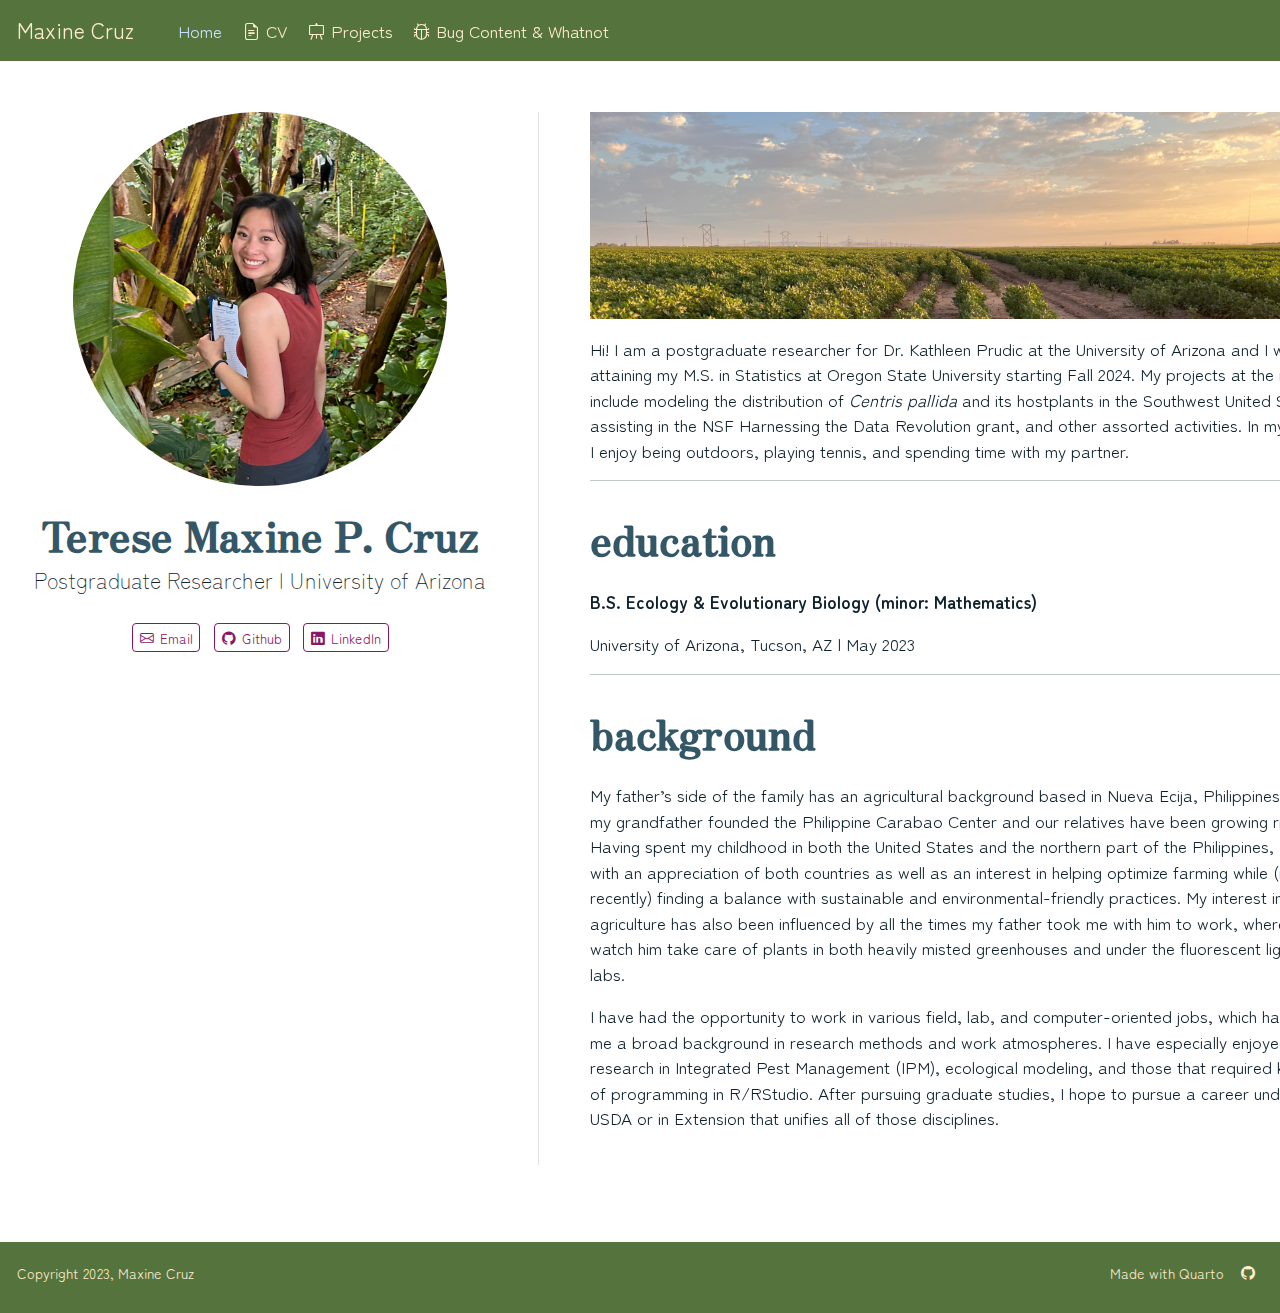
<file: docs/index.html>
<!DOCTYPE html>
<html xmlns="http://www.w3.org/1999/xhtml" lang="en" xml:lang="en"><head>

<meta charset="utf-8">
<meta name="generator" content="quarto-1.3.450">

<meta name="viewport" content="width=device-width, initial-scale=1.0, user-scalable=yes">


<title>Maxine Cruz - Terese Maxine P. Cruz</title>
<style>
code{white-space: pre-wrap;}
span.smallcaps{font-variant: small-caps;}
div.columns{display: flex; gap: min(4vw, 1.5em);}
div.column{flex: auto; overflow-x: auto;}
div.hanging-indent{margin-left: 1.5em; text-indent: -1.5em;}
ul.task-list{list-style: none;}
ul.task-list li input[type="checkbox"] {
  width: 0.8em;
  margin: 0 0.8em 0.2em -1em; /* quarto-specific, see https://github.com/quarto-dev/quarto-cli/issues/4556 */ 
  vertical-align: middle;
}
</style>


<script src="site_libs/quarto-nav/quarto-nav.js"></script>
<script src="site_libs/quarto-nav/headroom.min.js"></script>
<script src="site_libs/clipboard/clipboard.min.js"></script>
<script src="site_libs/quarto-html/quarto.js"></script>
<script src="site_libs/quarto-html/popper.min.js"></script>
<script src="site_libs/quarto-html/tippy.umd.min.js"></script>
<link href="site_libs/quarto-html/tippy.css" rel="stylesheet">
<link href="site_libs/quarto-html/quarto-syntax-highlighting.css" rel="stylesheet" id="quarto-text-highlighting-styles">
<script src="site_libs/bootstrap/bootstrap.min.js"></script>
<link href="site_libs/bootstrap/bootstrap-icons.css" rel="stylesheet">
<link href="site_libs/bootstrap/bootstrap.min.css" rel="stylesheet" id="quarto-bootstrap" data-mode="light">
<script id="quarto-search-options" type="application/json">{
  "language": {
    "search-no-results-text": "No results",
    "search-matching-documents-text": "matching documents",
    "search-copy-link-title": "Copy link to search",
    "search-hide-matches-text": "Hide additional matches",
    "search-more-match-text": "more match in this document",
    "search-more-matches-text": "more matches in this document",
    "search-clear-button-title": "Clear",
    "search-detached-cancel-button-title": "Cancel",
    "search-submit-button-title": "Submit",
    "search-label": "Search"
  }
}</script>


</head>

<body class="nav-fixed">

<div id="quarto-search-results"></div>
  <header id="quarto-header" class="headroom fixed-top">
    <nav class="navbar navbar-expand-lg navbar-dark ">
      <div class="navbar-container container-fluid">
      <div class="navbar-brand-container">
    <a class="navbar-brand" href="./index.html">
    <span class="navbar-title">Maxine Cruz</span>
    </a>
  </div>
          <button class="navbar-toggler" type="button" data-bs-toggle="collapse" data-bs-target="#navbarCollapse" aria-controls="navbarCollapse" aria-expanded="false" aria-label="Toggle navigation" onclick="if (window.quartoToggleHeadroom) { window.quartoToggleHeadroom(); }">
  <span class="navbar-toggler-icon"></span>
</button>
          <div class="collapse navbar-collapse" id="navbarCollapse">
            <ul class="navbar-nav navbar-nav-scroll me-auto">
  <li class="nav-item">
    <a class="nav-link active" href="./index.html" rel="" target="" aria-current="page">
 <span class="menu-text">Home</span></a>
  </li>  
  <li class="nav-item">
    <a class="nav-link" href="./TMCruz_CV.pdf" rel="" target=""><i class="bi bi-file-earmark-text" role="img">
</i> 
 <span class="menu-text">CV</span></a>
  </li>  
  <li class="nav-item">
    <a class="nav-link" href="./posts.html" rel="" target=""><i class="bi bi-easel" role="img">
</i> 
 <span class="menu-text">Projects</span></a>
  </li>  
  <li class="nav-item">
    <a class="nav-link" href="https://mcx8.github.io/bug_n_stuff_website/pics.html" rel="" target=""><i class="bi bi-bug" role="img">
</i> 
 <span class="menu-text">Bug Content &amp; Whatnot</span></a>
  </li>  
</ul>
            <div class="quarto-navbar-tools ms-auto">
</div>
          </div> <!-- /navcollapse -->
      </div> <!-- /container-fluid -->
    </nav>
</header>
<!-- content -->
<div id="quarto-content" class="quarto-container page-columns page-rows-contents page-layout-full page-navbar">
<!-- sidebar -->
<!-- margin-sidebar -->
    
<!-- main -->
<div class="quarto-about-trestles page-columns page-full column-body">
  <div class="about-entity">
    <img src="images/mc_pic.jpg" class="about-image
  round " style="height: 22em; width: 22em;">
<header id="title-block-header" class="quarto-title-block default">
<div class="quarto-title">
<h1 class="title">Terese Maxine P. Cruz</h1>
<p class="subtitle lead">Postgraduate Researcher | University of Arizona</p>
</div>
<div class="quarto-title-meta">
  </div>
</header>
    <div class="about-links">
  <a href="mailto::tmcruz@arizona.edu" class="about-link" rel="" target="">
    <i class="bi bi-envelope"></i>
     <span class="about-link-text">Email</span>
  </a>
  <a href="https://github.com/mcx8" class="about-link" rel="" target="">
    <i class="bi bi-github"></i>
     <span class="about-link-text">Github</span>
  </a>
  <a href="https://www.linkedin.com/in/maxine-cruz-0953341b9/" class="about-link" rel="" target="">
    <i class="bi bi-linkedin"></i>
     <span class="about-link-text">LinkedIn</span>
  </a>
</div>
  </div>
  <div class="about-contents page-columns page-full"><main class="content page-columns page-full column-body" id="quarto-document-content">
<div class="column-page">
<p><img src="images/IMG_6952.jpg" class="img-fluid"></p>
<p>Hi! I am a postgraduate researcher for Dr.&nbsp;Kathleen Prudic at the University of Arizona and I will be attaining my M.S. in Statistics at Oregon State University starting Fall 2024. My projects at the moment include modeling the distribution of <em>Centris pallida</em> and its hostplants in the Southwest United States, assisting in the NSF Harnessing the Data Revolution grant, and other assorted activities. In my free time I enjoy being outdoors, playing tennis, and spending time with my partner.</p>
<hr>
<section id="education" class="level2">
<h2 data-anchor-id="education">education</h2>
<p><strong>B.S. Ecology &amp; Evolutionary Biology (minor: Mathematics)</strong></p>
<p>University of Arizona, Tucson, AZ | May 2023</p>
<hr>
</section>
<section id="background" class="level2">
<h2 data-anchor-id="background">background</h2>
<p>My father’s side of the family has an agricultural background based in Nueva Ecija, Philippines — where my grandfather founded the Philippine Carabao Center and our relatives have been growing rice fields. Having spent my childhood in both the United States and the northern part of the Philippines, I grew up with an appreciation of both countries as well as an interest in helping optimize farming while (more recently) finding a balance with sustainable and environmental-friendly practices. My interest in agriculture has also been influenced by all the times my father took me with him to work, where I got to watch him take care of plants in both heavily misted greenhouses and under the fluorescent lights of labs.</p>
<p>I have had the opportunity to work in various field, lab, and computer-oriented jobs, which has given me a broad background in research methods and work atmospheres. I have especially enjoyed research in Integrated Pest Management (IPM), ecological modeling, and those that required knowledge of programming in R/RStudio. After pursuing graduate studies, I hope to pursue a career under the USDA or in Extension that unifies all of those disciplines.</p>
</section>
</div>


</main></div>
</div>
 <!-- /main -->
<script id="quarto-html-after-body" type="application/javascript">
window.document.addEventListener("DOMContentLoaded", function (event) {
  const toggleBodyColorMode = (bsSheetEl) => {
    const mode = bsSheetEl.getAttribute("data-mode");
    const bodyEl = window.document.querySelector("body");
    if (mode === "dark") {
      bodyEl.classList.add("quarto-dark");
      bodyEl.classList.remove("quarto-light");
    } else {
      bodyEl.classList.add("quarto-light");
      bodyEl.classList.remove("quarto-dark");
    }
  }
  const toggleBodyColorPrimary = () => {
    const bsSheetEl = window.document.querySelector("link#quarto-bootstrap");
    if (bsSheetEl) {
      toggleBodyColorMode(bsSheetEl);
    }
  }
  toggleBodyColorPrimary();  
  const isCodeAnnotation = (el) => {
    for (const clz of el.classList) {
      if (clz.startsWith('code-annotation-')) {                     
        return true;
      }
    }
    return false;
  }
  const clipboard = new window.ClipboardJS('.code-copy-button', {
    text: function(trigger) {
      const codeEl = trigger.previousElementSibling.cloneNode(true);
      for (const childEl of codeEl.children) {
        if (isCodeAnnotation(childEl)) {
          childEl.remove();
        }
      }
      return codeEl.innerText;
    }
  });
  clipboard.on('success', function(e) {
    // button target
    const button = e.trigger;
    // don't keep focus
    button.blur();
    // flash "checked"
    button.classList.add('code-copy-button-checked');
    var currentTitle = button.getAttribute("title");
    button.setAttribute("title", "Copied!");
    let tooltip;
    if (window.bootstrap) {
      button.setAttribute("data-bs-toggle", "tooltip");
      button.setAttribute("data-bs-placement", "left");
      button.setAttribute("data-bs-title", "Copied!");
      tooltip = new bootstrap.Tooltip(button, 
        { trigger: "manual", 
          customClass: "code-copy-button-tooltip",
          offset: [0, -8]});
      tooltip.show();    
    }
    setTimeout(function() {
      if (tooltip) {
        tooltip.hide();
        button.removeAttribute("data-bs-title");
        button.removeAttribute("data-bs-toggle");
        button.removeAttribute("data-bs-placement");
      }
      button.setAttribute("title", currentTitle);
      button.classList.remove('code-copy-button-checked');
    }, 1000);
    // clear code selection
    e.clearSelection();
  });
  function tippyHover(el, contentFn) {
    const config = {
      allowHTML: true,
      content: contentFn,
      maxWidth: 500,
      delay: 100,
      arrow: false,
      appendTo: function(el) {
          return el.parentElement;
      },
      interactive: true,
      interactiveBorder: 10,
      theme: 'quarto',
      placement: 'bottom-start'
    };
    window.tippy(el, config); 
  }
  const noterefs = window.document.querySelectorAll('a[role="doc-noteref"]');
  for (var i=0; i<noterefs.length; i++) {
    const ref = noterefs[i];
    tippyHover(ref, function() {
      // use id or data attribute instead here
      let href = ref.getAttribute('data-footnote-href') || ref.getAttribute('href');
      try { href = new URL(href).hash; } catch {}
      const id = href.replace(/^#\/?/, "");
      const note = window.document.getElementById(id);
      return note.innerHTML;
    });
  }
      let selectedAnnoteEl;
      const selectorForAnnotation = ( cell, annotation) => {
        let cellAttr = 'data-code-cell="' + cell + '"';
        let lineAttr = 'data-code-annotation="' +  annotation + '"';
        const selector = 'span[' + cellAttr + '][' + lineAttr + ']';
        return selector;
      }
      const selectCodeLines = (annoteEl) => {
        const doc = window.document;
        const targetCell = annoteEl.getAttribute("data-target-cell");
        const targetAnnotation = annoteEl.getAttribute("data-target-annotation");
        const annoteSpan = window.document.querySelector(selectorForAnnotation(targetCell, targetAnnotation));
        const lines = annoteSpan.getAttribute("data-code-lines").split(",");
        const lineIds = lines.map((line) => {
          return targetCell + "-" + line;
        })
        let top = null;
        let height = null;
        let parent = null;
        if (lineIds.length > 0) {
            //compute the position of the single el (top and bottom and make a div)
            const el = window.document.getElementById(lineIds[0]);
            top = el.offsetTop;
            height = el.offsetHeight;
            parent = el.parentElement.parentElement;
          if (lineIds.length > 1) {
            const lastEl = window.document.getElementById(lineIds[lineIds.length - 1]);
            const bottom = lastEl.offsetTop + lastEl.offsetHeight;
            height = bottom - top;
          }
          if (top !== null && height !== null && parent !== null) {
            // cook up a div (if necessary) and position it 
            let div = window.document.getElementById("code-annotation-line-highlight");
            if (div === null) {
              div = window.document.createElement("div");
              div.setAttribute("id", "code-annotation-line-highlight");
              div.style.position = 'absolute';
              parent.appendChild(div);
            }
            div.style.top = top - 2 + "px";
            div.style.height = height + 4 + "px";
            let gutterDiv = window.document.getElementById("code-annotation-line-highlight-gutter");
            if (gutterDiv === null) {
              gutterDiv = window.document.createElement("div");
              gutterDiv.setAttribute("id", "code-annotation-line-highlight-gutter");
              gutterDiv.style.position = 'absolute';
              const codeCell = window.document.getElementById(targetCell);
              const gutter = codeCell.querySelector('.code-annotation-gutter');
              gutter.appendChild(gutterDiv);
            }
            gutterDiv.style.top = top - 2 + "px";
            gutterDiv.style.height = height + 4 + "px";
          }
          selectedAnnoteEl = annoteEl;
        }
      };
      const unselectCodeLines = () => {
        const elementsIds = ["code-annotation-line-highlight", "code-annotation-line-highlight-gutter"];
        elementsIds.forEach((elId) => {
          const div = window.document.getElementById(elId);
          if (div) {
            div.remove();
          }
        });
        selectedAnnoteEl = undefined;
      };
      // Attach click handler to the DT
      const annoteDls = window.document.querySelectorAll('dt[data-target-cell]');
      for (const annoteDlNode of annoteDls) {
        annoteDlNode.addEventListener('click', (event) => {
          const clickedEl = event.target;
          if (clickedEl !== selectedAnnoteEl) {
            unselectCodeLines();
            const activeEl = window.document.querySelector('dt[data-target-cell].code-annotation-active');
            if (activeEl) {
              activeEl.classList.remove('code-annotation-active');
            }
            selectCodeLines(clickedEl);
            clickedEl.classList.add('code-annotation-active');
          } else {
            // Unselect the line
            unselectCodeLines();
            clickedEl.classList.remove('code-annotation-active');
          }
        });
      }
  const findCites = (el) => {
    const parentEl = el.parentElement;
    if (parentEl) {
      const cites = parentEl.dataset.cites;
      if (cites) {
        return {
          el,
          cites: cites.split(' ')
        };
      } else {
        return findCites(el.parentElement)
      }
    } else {
      return undefined;
    }
  };
  var bibliorefs = window.document.querySelectorAll('a[role="doc-biblioref"]');
  for (var i=0; i<bibliorefs.length; i++) {
    const ref = bibliorefs[i];
    const citeInfo = findCites(ref);
    if (citeInfo) {
      tippyHover(citeInfo.el, function() {
        var popup = window.document.createElement('div');
        citeInfo.cites.forEach(function(cite) {
          var citeDiv = window.document.createElement('div');
          citeDiv.classList.add('hanging-indent');
          citeDiv.classList.add('csl-entry');
          var biblioDiv = window.document.getElementById('ref-' + cite);
          if (biblioDiv) {
            citeDiv.innerHTML = biblioDiv.innerHTML;
          }
          popup.appendChild(citeDiv);
        });
        return popup.innerHTML;
      });
    }
  }
});
</script>
</div> <!-- /content -->
<footer class="footer">
  <div class="nav-footer">
    <div class="nav-footer-left">Copyright 2023, Maxine Cruz</div>   
    <div class="nav-footer-center">
      &nbsp;
    </div>
    <div class="nav-footer-right">
      <ul class="footer-items list-unstyled">
    <li class="nav-item">
    <a class="nav-link" href="https://quarto.org/">Made with Quarto</a>
  </li>  
    <li class="nav-item compact">
    <a class="nav-link" href="https://github.com/mcx8/mcx8.github.io">
      <i class="bi bi-github" role="img">
</i> 
    </a>
  </li>  
</ul>
    </div>
  </div>
</footer>



</body></html>
</file>
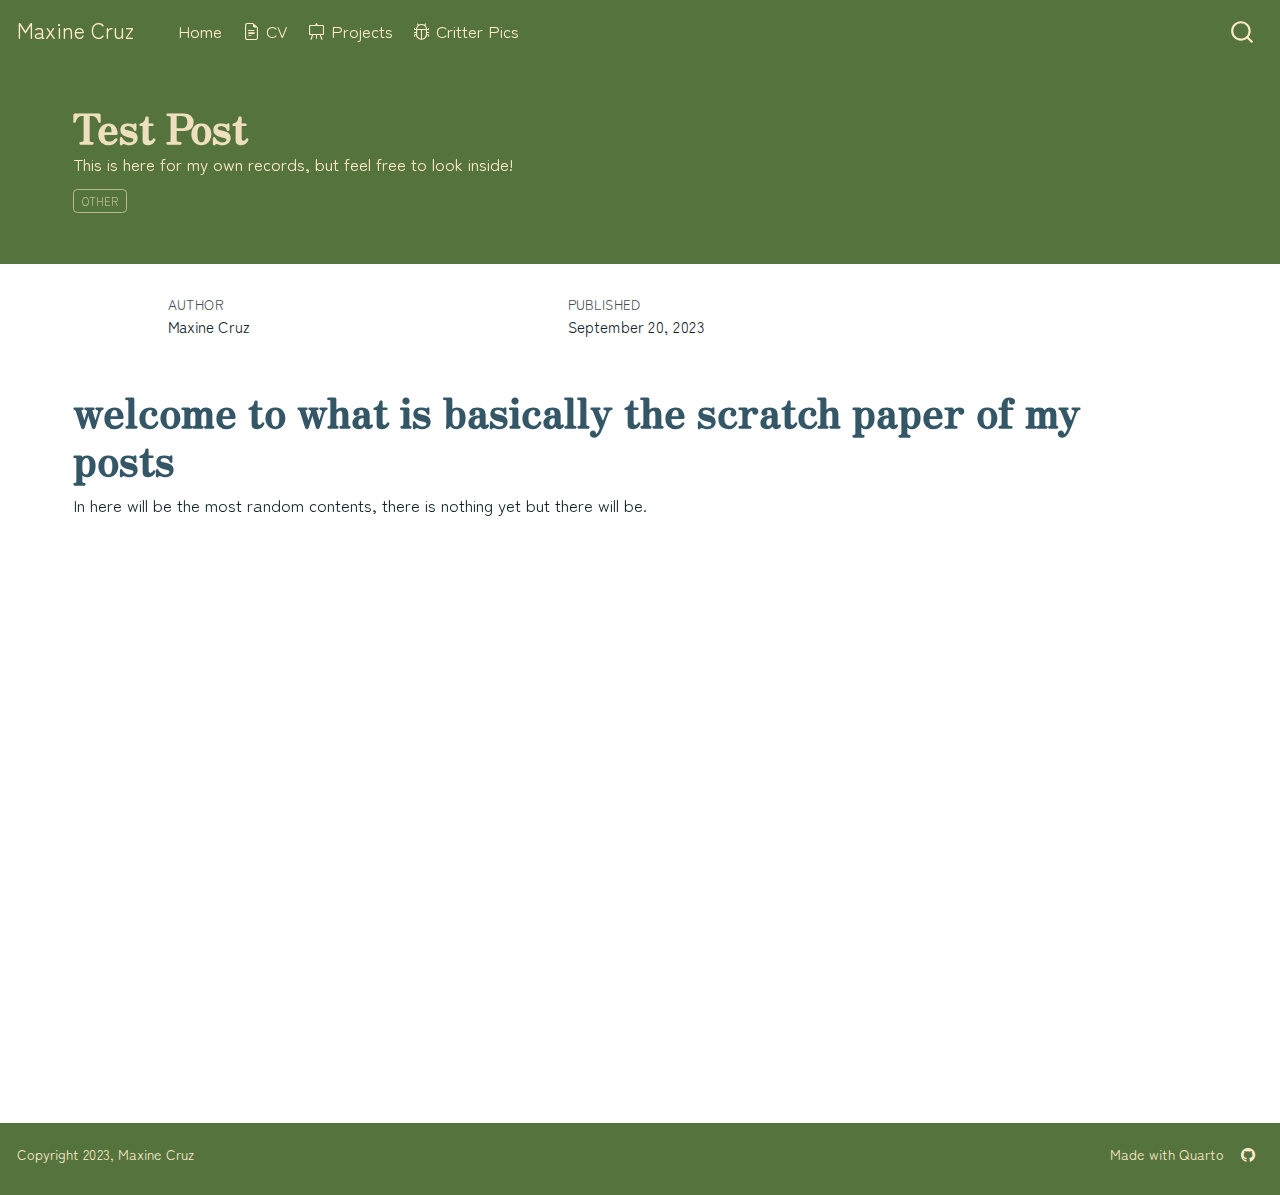
<file: docs/posts/2023-09-20-test-post/index.html>
<!DOCTYPE html>
<html xmlns="http://www.w3.org/1999/xhtml" lang="en" xml:lang="en"><head>

<meta charset="utf-8">
<meta name="generator" content="quarto-1.3.450">

<meta name="viewport" content="width=device-width, initial-scale=1.0, user-scalable=yes">

<meta name="author" content="Maxine Cruz">
<meta name="dcterms.date" content="2023-09-20">
<meta name="description" content="This is here for my own records, but feel free to look inside!">

<title>Maxine Cruz - Test Post</title>
<style>
code{white-space: pre-wrap;}
span.smallcaps{font-variant: small-caps;}
div.columns{display: flex; gap: min(4vw, 1.5em);}
div.column{flex: auto; overflow-x: auto;}
div.hanging-indent{margin-left: 1.5em; text-indent: -1.5em;}
ul.task-list{list-style: none;}
ul.task-list li input[type="checkbox"] {
  width: 0.8em;
  margin: 0 0.8em 0.2em -1em; /* quarto-specific, see https://github.com/quarto-dev/quarto-cli/issues/4556 */ 
  vertical-align: middle;
}
</style>


<script src="../../site_libs/quarto-nav/quarto-nav.js"></script>
<script src="../../site_libs/quarto-nav/headroom.min.js"></script>
<script src="../../site_libs/clipboard/clipboard.min.js"></script>
<script src="../../site_libs/quarto-search/autocomplete.umd.js"></script>
<script src="../../site_libs/quarto-search/fuse.min.js"></script>
<script src="../../site_libs/quarto-search/quarto-search.js"></script>
<meta name="quarto:offset" content="../../">
<script src="../../site_libs/quarto-html/quarto.js"></script>
<script src="../../site_libs/quarto-html/popper.min.js"></script>
<script src="../../site_libs/quarto-html/tippy.umd.min.js"></script>
<script src="../../site_libs/quarto-html/anchor.min.js"></script>
<link href="../../site_libs/quarto-html/tippy.css" rel="stylesheet">
<link href="../../site_libs/quarto-html/quarto-syntax-highlighting.css" rel="stylesheet" id="quarto-text-highlighting-styles">
<script src="../../site_libs/bootstrap/bootstrap.min.js"></script>
<link href="../../site_libs/bootstrap/bootstrap-icons.css" rel="stylesheet">
<link href="../../site_libs/bootstrap/bootstrap.min.css" rel="stylesheet" id="quarto-bootstrap" data-mode="light">
<script id="quarto-search-options" type="application/json">{
  "location": "navbar",
  "copy-button": false,
  "collapse-after": 3,
  "panel-placement": "end",
  "type": "overlay",
  "limit": 20,
  "language": {
    "search-no-results-text": "No results",
    "search-matching-documents-text": "matching documents",
    "search-copy-link-title": "Copy link to search",
    "search-hide-matches-text": "Hide additional matches",
    "search-more-match-text": "more match in this document",
    "search-more-matches-text": "more matches in this document",
    "search-clear-button-title": "Clear",
    "search-detached-cancel-button-title": "Cancel",
    "search-submit-button-title": "Submit",
    "search-label": "Search"
  }
}</script>
<style>

      .quarto-title-block .quarto-title-banner h1,
      .quarto-title-block .quarto-title-banner h2,
      .quarto-title-block .quarto-title-banner h3,
      .quarto-title-block .quarto-title-banner h4,
      .quarto-title-block .quarto-title-banner h5,
      .quarto-title-block .quarto-title-banner h6
      {
        color: #FFEBCD;
      }

      .quarto-title-block .quarto-title-banner {
        color: #FFEBCD;
      }
</style>


</head>

<body class="nav-fixed">

<div id="quarto-search-results"></div>
  <header id="quarto-header" class="headroom fixed-top">
    <nav class="navbar navbar-expand-lg navbar-dark ">
      <div class="navbar-container container-fluid">
      <div class="navbar-brand-container">
    <a class="navbar-brand" href="../../index.html">
    <span class="navbar-title">Maxine Cruz</span>
    </a>
  </div>
            <div id="quarto-search" class="" title="Search"></div>
          <button class="navbar-toggler" type="button" data-bs-toggle="collapse" data-bs-target="#navbarCollapse" aria-controls="navbarCollapse" aria-expanded="false" aria-label="Toggle navigation" onclick="if (window.quartoToggleHeadroom) { window.quartoToggleHeadroom(); }">
  <span class="navbar-toggler-icon"></span>
</button>
          <div class="collapse navbar-collapse" id="navbarCollapse">
            <ul class="navbar-nav navbar-nav-scroll me-auto">
  <li class="nav-item">
    <a class="nav-link" href="../../index.html" rel="" target="">
 <span class="menu-text">Home</span></a>
  </li>  
  <li class="nav-item">
    <a class="nav-link" href="../../TMCruz_CV.pdf" rel="" target=""><i class="bi bi-file-earmark-text" role="img">
</i> 
 <span class="menu-text">CV</span></a>
  </li>  
  <li class="nav-item">
    <a class="nav-link" href="../../posts.html" rel="" target=""><i class="bi bi-easel" role="img">
</i> 
 <span class="menu-text">Projects</span></a>
  </li>  
  <li class="nav-item">
    <a class="nav-link" href="../../pics.html" rel="" target=""><i class="bi bi-bug" role="img">
</i> 
 <span class="menu-text">Critter Pics</span></a>
  </li>  
</ul>
            <div class="quarto-navbar-tools ms-auto">
</div>
          </div> <!-- /navcollapse -->
      </div> <!-- /container-fluid -->
    </nav>
</header>
<!-- content -->
<header id="title-block-header" class="quarto-title-block default page-columns page-full">
  <div class="quarto-title-banner page-columns page-full">
    <div class="quarto-title column-page">
      <h1 class="title">Test Post</h1>
                  <div>
        <div class="description">
          This is here for my own records, but feel free to look inside!
        </div>
      </div>
                          <div class="quarto-categories">
                <div class="quarto-category">Other</div>
              </div>
                  </div>
  </div>
    
  
  <div class="quarto-title-meta">

      <div>
      <div class="quarto-title-meta-heading">Author</div>
      <div class="quarto-title-meta-contents">
               <p>Maxine Cruz </p>
            </div>
    </div>
      
      <div>
      <div class="quarto-title-meta-heading">Published</div>
      <div class="quarto-title-meta-contents">
        <p class="date">September 20, 2023</p>
      </div>
    </div>
    
      
    </div>
    
  
  </header><div id="quarto-content" class="quarto-container page-columns page-rows-contents page-layout-full page-navbar">
<!-- sidebar -->
<!-- margin-sidebar -->
    
<!-- main -->
<main class="content quarto-banner-title-block column-page" id="quarto-document-content">




<section id="welcome-to-what-is-basically-the-scratch-paper-of-my-posts" class="level3">
<h3 class="anchored" data-anchor-id="welcome-to-what-is-basically-the-scratch-paper-of-my-posts">welcome to what is basically the scratch paper of my posts</h3>
<p>In here will be the most random contents, there is nothing yet but there will be.</p>


</section>

</main> <!-- /main -->
<script id="quarto-html-after-body" type="application/javascript">
window.document.addEventListener("DOMContentLoaded", function (event) {
  const toggleBodyColorMode = (bsSheetEl) => {
    const mode = bsSheetEl.getAttribute("data-mode");
    const bodyEl = window.document.querySelector("body");
    if (mode === "dark") {
      bodyEl.classList.add("quarto-dark");
      bodyEl.classList.remove("quarto-light");
    } else {
      bodyEl.classList.add("quarto-light");
      bodyEl.classList.remove("quarto-dark");
    }
  }
  const toggleBodyColorPrimary = () => {
    const bsSheetEl = window.document.querySelector("link#quarto-bootstrap");
    if (bsSheetEl) {
      toggleBodyColorMode(bsSheetEl);
    }
  }
  toggleBodyColorPrimary();  
  const icon = "";
  const anchorJS = new window.AnchorJS();
  anchorJS.options = {
    placement: 'right',
    icon: icon
  };
  anchorJS.add('.anchored');
  const isCodeAnnotation = (el) => {
    for (const clz of el.classList) {
      if (clz.startsWith('code-annotation-')) {                     
        return true;
      }
    }
    return false;
  }
  const clipboard = new window.ClipboardJS('.code-copy-button', {
    text: function(trigger) {
      const codeEl = trigger.previousElementSibling.cloneNode(true);
      for (const childEl of codeEl.children) {
        if (isCodeAnnotation(childEl)) {
          childEl.remove();
        }
      }
      return codeEl.innerText;
    }
  });
  clipboard.on('success', function(e) {
    // button target
    const button = e.trigger;
    // don't keep focus
    button.blur();
    // flash "checked"
    button.classList.add('code-copy-button-checked');
    var currentTitle = button.getAttribute("title");
    button.setAttribute("title", "Copied!");
    let tooltip;
    if (window.bootstrap) {
      button.setAttribute("data-bs-toggle", "tooltip");
      button.setAttribute("data-bs-placement", "left");
      button.setAttribute("data-bs-title", "Copied!");
      tooltip = new bootstrap.Tooltip(button, 
        { trigger: "manual", 
          customClass: "code-copy-button-tooltip",
          offset: [0, -8]});
      tooltip.show();    
    }
    setTimeout(function() {
      if (tooltip) {
        tooltip.hide();
        button.removeAttribute("data-bs-title");
        button.removeAttribute("data-bs-toggle");
        button.removeAttribute("data-bs-placement");
      }
      button.setAttribute("title", currentTitle);
      button.classList.remove('code-copy-button-checked');
    }, 1000);
    // clear code selection
    e.clearSelection();
  });
  function tippyHover(el, contentFn) {
    const config = {
      allowHTML: true,
      content: contentFn,
      maxWidth: 500,
      delay: 100,
      arrow: false,
      appendTo: function(el) {
          return el.parentElement;
      },
      interactive: true,
      interactiveBorder: 10,
      theme: 'quarto',
      placement: 'bottom-start'
    };
    window.tippy(el, config); 
  }
  const noterefs = window.document.querySelectorAll('a[role="doc-noteref"]');
  for (var i=0; i<noterefs.length; i++) {
    const ref = noterefs[i];
    tippyHover(ref, function() {
      // use id or data attribute instead here
      let href = ref.getAttribute('data-footnote-href') || ref.getAttribute('href');
      try { href = new URL(href).hash; } catch {}
      const id = href.replace(/^#\/?/, "");
      const note = window.document.getElementById(id);
      return note.innerHTML;
    });
  }
      let selectedAnnoteEl;
      const selectorForAnnotation = ( cell, annotation) => {
        let cellAttr = 'data-code-cell="' + cell + '"';
        let lineAttr = 'data-code-annotation="' +  annotation + '"';
        const selector = 'span[' + cellAttr + '][' + lineAttr + ']';
        return selector;
      }
      const selectCodeLines = (annoteEl) => {
        const doc = window.document;
        const targetCell = annoteEl.getAttribute("data-target-cell");
        const targetAnnotation = annoteEl.getAttribute("data-target-annotation");
        const annoteSpan = window.document.querySelector(selectorForAnnotation(targetCell, targetAnnotation));
        const lines = annoteSpan.getAttribute("data-code-lines").split(",");
        const lineIds = lines.map((line) => {
          return targetCell + "-" + line;
        })
        let top = null;
        let height = null;
        let parent = null;
        if (lineIds.length > 0) {
            //compute the position of the single el (top and bottom and make a div)
            const el = window.document.getElementById(lineIds[0]);
            top = el.offsetTop;
            height = el.offsetHeight;
            parent = el.parentElement.parentElement;
          if (lineIds.length > 1) {
            const lastEl = window.document.getElementById(lineIds[lineIds.length - 1]);
            const bottom = lastEl.offsetTop + lastEl.offsetHeight;
            height = bottom - top;
          }
          if (top !== null && height !== null && parent !== null) {
            // cook up a div (if necessary) and position it 
            let div = window.document.getElementById("code-annotation-line-highlight");
            if (div === null) {
              div = window.document.createElement("div");
              div.setAttribute("id", "code-annotation-line-highlight");
              div.style.position = 'absolute';
              parent.appendChild(div);
            }
            div.style.top = top - 2 + "px";
            div.style.height = height + 4 + "px";
            let gutterDiv = window.document.getElementById("code-annotation-line-highlight-gutter");
            if (gutterDiv === null) {
              gutterDiv = window.document.createElement("div");
              gutterDiv.setAttribute("id", "code-annotation-line-highlight-gutter");
              gutterDiv.style.position = 'absolute';
              const codeCell = window.document.getElementById(targetCell);
              const gutter = codeCell.querySelector('.code-annotation-gutter');
              gutter.appendChild(gutterDiv);
            }
            gutterDiv.style.top = top - 2 + "px";
            gutterDiv.style.height = height + 4 + "px";
          }
          selectedAnnoteEl = annoteEl;
        }
      };
      const unselectCodeLines = () => {
        const elementsIds = ["code-annotation-line-highlight", "code-annotation-line-highlight-gutter"];
        elementsIds.forEach((elId) => {
          const div = window.document.getElementById(elId);
          if (div) {
            div.remove();
          }
        });
        selectedAnnoteEl = undefined;
      };
      // Attach click handler to the DT
      const annoteDls = window.document.querySelectorAll('dt[data-target-cell]');
      for (const annoteDlNode of annoteDls) {
        annoteDlNode.addEventListener('click', (event) => {
          const clickedEl = event.target;
          if (clickedEl !== selectedAnnoteEl) {
            unselectCodeLines();
            const activeEl = window.document.querySelector('dt[data-target-cell].code-annotation-active');
            if (activeEl) {
              activeEl.classList.remove('code-annotation-active');
            }
            selectCodeLines(clickedEl);
            clickedEl.classList.add('code-annotation-active');
          } else {
            // Unselect the line
            unselectCodeLines();
            clickedEl.classList.remove('code-annotation-active');
          }
        });
      }
  const findCites = (el) => {
    const parentEl = el.parentElement;
    if (parentEl) {
      const cites = parentEl.dataset.cites;
      if (cites) {
        return {
          el,
          cites: cites.split(' ')
        };
      } else {
        return findCites(el.parentElement)
      }
    } else {
      return undefined;
    }
  };
  var bibliorefs = window.document.querySelectorAll('a[role="doc-biblioref"]');
  for (var i=0; i<bibliorefs.length; i++) {
    const ref = bibliorefs[i];
    const citeInfo = findCites(ref);
    if (citeInfo) {
      tippyHover(citeInfo.el, function() {
        var popup = window.document.createElement('div');
        citeInfo.cites.forEach(function(cite) {
          var citeDiv = window.document.createElement('div');
          citeDiv.classList.add('hanging-indent');
          citeDiv.classList.add('csl-entry');
          var biblioDiv = window.document.getElementById('ref-' + cite);
          if (biblioDiv) {
            citeDiv.innerHTML = biblioDiv.innerHTML;
          }
          popup.appendChild(citeDiv);
        });
        return popup.innerHTML;
      });
    }
  }
});
</script>
</div> <!-- /content -->
<footer class="footer">
  <div class="nav-footer">
    <div class="nav-footer-left">Copyright 2023, Maxine Cruz</div>   
    <div class="nav-footer-center">
      &nbsp;
    </div>
    <div class="nav-footer-right">
      <ul class="footer-items list-unstyled">
    <li class="nav-item">
    <a class="nav-link" href="https://quarto.org/">Made with Quarto</a>
  </li>  
    <li class="nav-item compact">
    <a class="nav-link" href="https://github.com/mcx8/mcx8.github.io">
      <i class="bi bi-github" role="img">
</i> 
    </a>
  </li>  
</ul>
    </div>
  </div>
</footer>



</body></html>
</file>
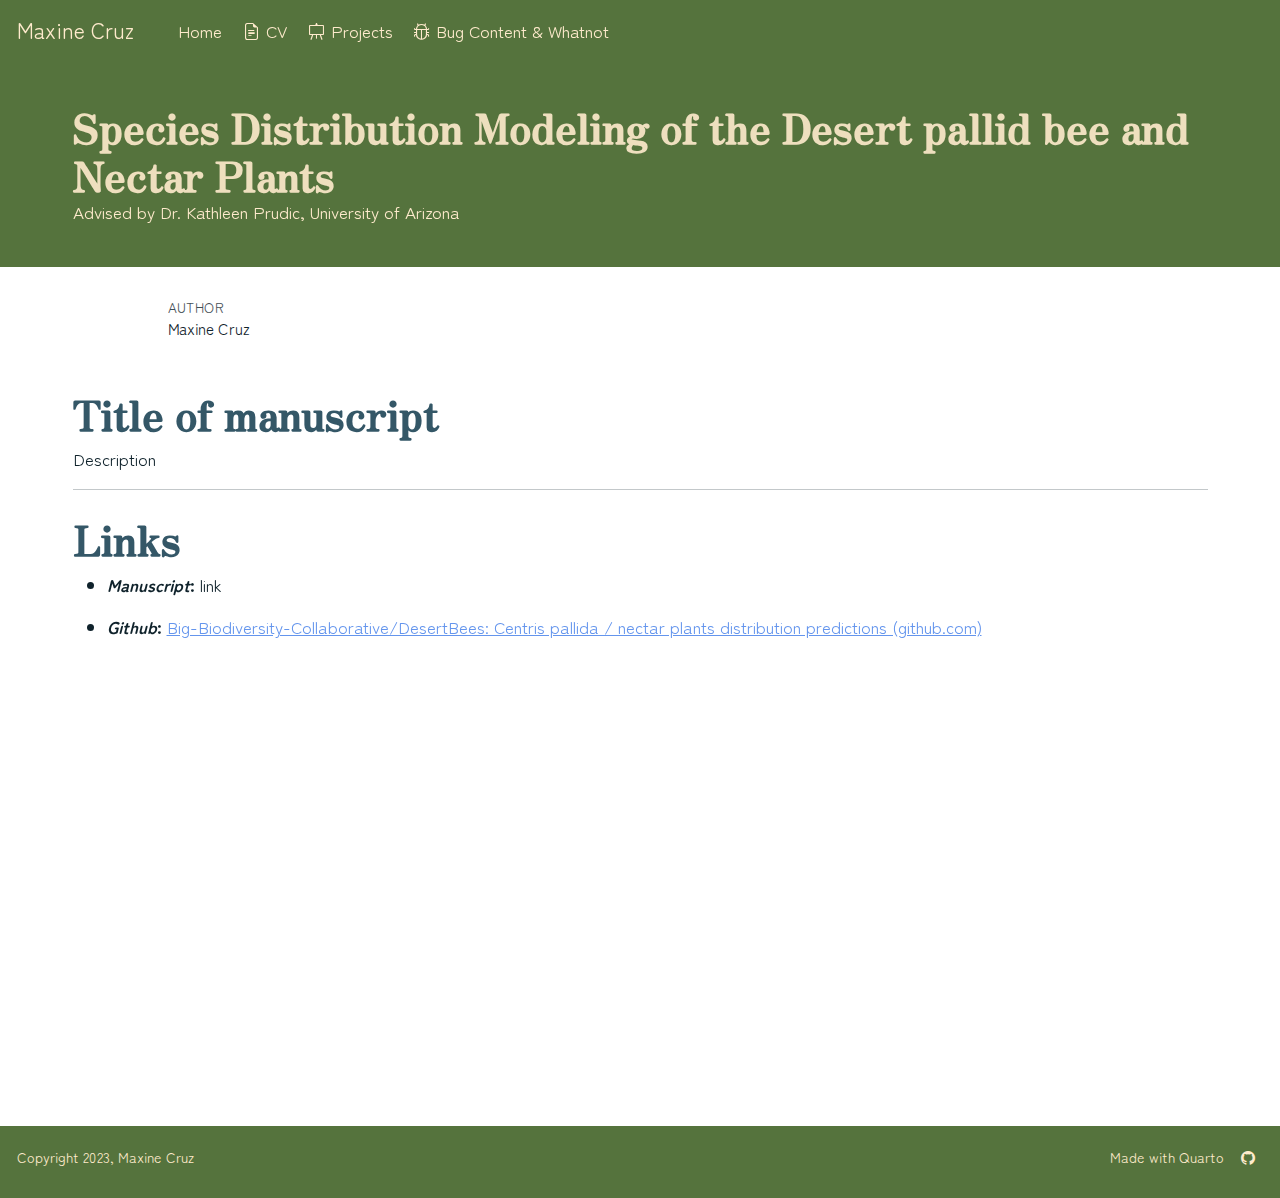
<file: docs/posts/2024-04-12-project1/index.html>
<!DOCTYPE html>
<html xmlns="http://www.w3.org/1999/xhtml" lang="en" xml:lang="en"><head>

<meta charset="utf-8">
<meta name="generator" content="quarto-1.3.450">

<meta name="viewport" content="width=device-width, initial-scale=1.0, user-scalable=yes">

<meta name="author" content="Maxine Cruz">
<meta name="description" content="Advised by Dr.&nbsp;Kathleen Prudic, University of Arizona">

<title>Maxine Cruz - Species Distribution Modeling of the Desert pallid bee and Nectar Plants</title>
<style>
code{white-space: pre-wrap;}
span.smallcaps{font-variant: small-caps;}
div.columns{display: flex; gap: min(4vw, 1.5em);}
div.column{flex: auto; overflow-x: auto;}
div.hanging-indent{margin-left: 1.5em; text-indent: -1.5em;}
ul.task-list{list-style: none;}
ul.task-list li input[type="checkbox"] {
  width: 0.8em;
  margin: 0 0.8em 0.2em -1em; /* quarto-specific, see https://github.com/quarto-dev/quarto-cli/issues/4556 */ 
  vertical-align: middle;
}
</style>


<script src="../../site_libs/quarto-nav/quarto-nav.js"></script>
<script src="../../site_libs/quarto-nav/headroom.min.js"></script>
<script src="../../site_libs/clipboard/clipboard.min.js"></script>
<script src="../../site_libs/quarto-html/quarto.js"></script>
<script src="../../site_libs/quarto-html/popper.min.js"></script>
<script src="../../site_libs/quarto-html/tippy.umd.min.js"></script>
<script src="../../site_libs/quarto-html/anchor.min.js"></script>
<link href="../../site_libs/quarto-html/tippy.css" rel="stylesheet">
<link href="../../site_libs/quarto-html/quarto-syntax-highlighting.css" rel="stylesheet" id="quarto-text-highlighting-styles">
<script src="../../site_libs/bootstrap/bootstrap.min.js"></script>
<link href="../../site_libs/bootstrap/bootstrap-icons.css" rel="stylesheet">
<link href="../../site_libs/bootstrap/bootstrap.min.css" rel="stylesheet" id="quarto-bootstrap" data-mode="light">
<script id="quarto-search-options" type="application/json">{
  "language": {
    "search-no-results-text": "No results",
    "search-matching-documents-text": "matching documents",
    "search-copy-link-title": "Copy link to search",
    "search-hide-matches-text": "Hide additional matches",
    "search-more-match-text": "more match in this document",
    "search-more-matches-text": "more matches in this document",
    "search-clear-button-title": "Clear",
    "search-detached-cancel-button-title": "Cancel",
    "search-submit-button-title": "Submit",
    "search-label": "Search"
  }
}</script>
<style>

      .quarto-title-block .quarto-title-banner h1,
      .quarto-title-block .quarto-title-banner h2,
      .quarto-title-block .quarto-title-banner h3,
      .quarto-title-block .quarto-title-banner h4,
      .quarto-title-block .quarto-title-banner h5,
      .quarto-title-block .quarto-title-banner h6
      {
        color: #FFEBCD;
      }

      .quarto-title-block .quarto-title-banner {
        color: #FFEBCD;
      }
</style>


</head>

<body class="nav-fixed">

<div id="quarto-search-results"></div>
  <header id="quarto-header" class="headroom fixed-top">
    <nav class="navbar navbar-expand-lg navbar-dark ">
      <div class="navbar-container container-fluid">
      <div class="navbar-brand-container">
    <a class="navbar-brand" href="../../index.html">
    <span class="navbar-title">Maxine Cruz</span>
    </a>
  </div>
          <button class="navbar-toggler" type="button" data-bs-toggle="collapse" data-bs-target="#navbarCollapse" aria-controls="navbarCollapse" aria-expanded="false" aria-label="Toggle navigation" onclick="if (window.quartoToggleHeadroom) { window.quartoToggleHeadroom(); }">
  <span class="navbar-toggler-icon"></span>
</button>
          <div class="collapse navbar-collapse" id="navbarCollapse">
            <ul class="navbar-nav navbar-nav-scroll me-auto">
  <li class="nav-item">
    <a class="nav-link" href="../../index.html" rel="" target="">
 <span class="menu-text">Home</span></a>
  </li>  
  <li class="nav-item">
    <a class="nav-link" href="../../TMCruz_CV.pdf" rel="" target=""><i class="bi bi-file-earmark-text" role="img">
</i> 
 <span class="menu-text">CV</span></a>
  </li>  
  <li class="nav-item">
    <a class="nav-link" href="../../posts.html" rel="" target=""><i class="bi bi-easel" role="img">
</i> 
 <span class="menu-text">Projects</span></a>
  </li>  
  <li class="nav-item">
    <a class="nav-link" href="https://mcx8.github.io/bug_n_stuff_website/pics.html" rel="" target=""><i class="bi bi-bug" role="img">
</i> 
 <span class="menu-text">Bug Content &amp; Whatnot</span></a>
  </li>  
</ul>
            <div class="quarto-navbar-tools ms-auto">
</div>
          </div> <!-- /navcollapse -->
      </div> <!-- /container-fluid -->
    </nav>
</header>
<!-- content -->
<header id="title-block-header" class="quarto-title-block default page-columns page-full">
  <div class="quarto-title-banner page-columns page-full">
    <div class="quarto-title column-page">
      <h1 class="title">Species Distribution Modeling of the Desert pallid bee and Nectar Plants</h1>
                  <div>
        <div class="description">
          Advised by Dr.&nbsp;Kathleen Prudic, University of Arizona
        </div>
      </div>
                </div>
  </div>
    
  
  <div class="quarto-title-meta">

      <div>
      <div class="quarto-title-meta-heading">Author</div>
      <div class="quarto-title-meta-contents">
               <p>Maxine Cruz </p>
            </div>
    </div>
      
    
      
    </div>
    
  
  </header><div id="quarto-content" class="quarto-container page-columns page-rows-contents page-layout-full page-navbar">
<!-- sidebar -->
<!-- margin-sidebar -->
    
<!-- main -->
<main class="content quarto-banner-title-block column-page" id="quarto-document-content">




<section id="title-of-manuscript" class="level3">
<h3 class="anchored" data-anchor-id="title-of-manuscript">Title of manuscript</h3>
<p>Description</p>
<hr>
</section>
<section id="links" class="level3">
<h3 class="anchored" data-anchor-id="links">Links</h3>
<ul>
<li><p><strong><em>Manuscript</em>:</strong> link</p></li>
<li><p><strong><em>Github</em>:</strong> <a href="https://github.com/Big-Biodiversity-Collaborative/DesertBees">Big-Biodiversity-Collaborative/DesertBees: Centris pallida / nectar plants distribution predictions (github.com)</a></p></li>
</ul>


</section>

</main> <!-- /main -->
<script id="quarto-html-after-body" type="application/javascript">
window.document.addEventListener("DOMContentLoaded", function (event) {
  const toggleBodyColorMode = (bsSheetEl) => {
    const mode = bsSheetEl.getAttribute("data-mode");
    const bodyEl = window.document.querySelector("body");
    if (mode === "dark") {
      bodyEl.classList.add("quarto-dark");
      bodyEl.classList.remove("quarto-light");
    } else {
      bodyEl.classList.add("quarto-light");
      bodyEl.classList.remove("quarto-dark");
    }
  }
  const toggleBodyColorPrimary = () => {
    const bsSheetEl = window.document.querySelector("link#quarto-bootstrap");
    if (bsSheetEl) {
      toggleBodyColorMode(bsSheetEl);
    }
  }
  toggleBodyColorPrimary();  
  const icon = "";
  const anchorJS = new window.AnchorJS();
  anchorJS.options = {
    placement: 'right',
    icon: icon
  };
  anchorJS.add('.anchored');
  const isCodeAnnotation = (el) => {
    for (const clz of el.classList) {
      if (clz.startsWith('code-annotation-')) {                     
        return true;
      }
    }
    return false;
  }
  const clipboard = new window.ClipboardJS('.code-copy-button', {
    text: function(trigger) {
      const codeEl = trigger.previousElementSibling.cloneNode(true);
      for (const childEl of codeEl.children) {
        if (isCodeAnnotation(childEl)) {
          childEl.remove();
        }
      }
      return codeEl.innerText;
    }
  });
  clipboard.on('success', function(e) {
    // button target
    const button = e.trigger;
    // don't keep focus
    button.blur();
    // flash "checked"
    button.classList.add('code-copy-button-checked');
    var currentTitle = button.getAttribute("title");
    button.setAttribute("title", "Copied!");
    let tooltip;
    if (window.bootstrap) {
      button.setAttribute("data-bs-toggle", "tooltip");
      button.setAttribute("data-bs-placement", "left");
      button.setAttribute("data-bs-title", "Copied!");
      tooltip = new bootstrap.Tooltip(button, 
        { trigger: "manual", 
          customClass: "code-copy-button-tooltip",
          offset: [0, -8]});
      tooltip.show();    
    }
    setTimeout(function() {
      if (tooltip) {
        tooltip.hide();
        button.removeAttribute("data-bs-title");
        button.removeAttribute("data-bs-toggle");
        button.removeAttribute("data-bs-placement");
      }
      button.setAttribute("title", currentTitle);
      button.classList.remove('code-copy-button-checked');
    }, 1000);
    // clear code selection
    e.clearSelection();
  });
  function tippyHover(el, contentFn) {
    const config = {
      allowHTML: true,
      content: contentFn,
      maxWidth: 500,
      delay: 100,
      arrow: false,
      appendTo: function(el) {
          return el.parentElement;
      },
      interactive: true,
      interactiveBorder: 10,
      theme: 'quarto',
      placement: 'bottom-start'
    };
    window.tippy(el, config); 
  }
  const noterefs = window.document.querySelectorAll('a[role="doc-noteref"]');
  for (var i=0; i<noterefs.length; i++) {
    const ref = noterefs[i];
    tippyHover(ref, function() {
      // use id or data attribute instead here
      let href = ref.getAttribute('data-footnote-href') || ref.getAttribute('href');
      try { href = new URL(href).hash; } catch {}
      const id = href.replace(/^#\/?/, "");
      const note = window.document.getElementById(id);
      return note.innerHTML;
    });
  }
      let selectedAnnoteEl;
      const selectorForAnnotation = ( cell, annotation) => {
        let cellAttr = 'data-code-cell="' + cell + '"';
        let lineAttr = 'data-code-annotation="' +  annotation + '"';
        const selector = 'span[' + cellAttr + '][' + lineAttr + ']';
        return selector;
      }
      const selectCodeLines = (annoteEl) => {
        const doc = window.document;
        const targetCell = annoteEl.getAttribute("data-target-cell");
        const targetAnnotation = annoteEl.getAttribute("data-target-annotation");
        const annoteSpan = window.document.querySelector(selectorForAnnotation(targetCell, targetAnnotation));
        const lines = annoteSpan.getAttribute("data-code-lines").split(",");
        const lineIds = lines.map((line) => {
          return targetCell + "-" + line;
        })
        let top = null;
        let height = null;
        let parent = null;
        if (lineIds.length > 0) {
            //compute the position of the single el (top and bottom and make a div)
            const el = window.document.getElementById(lineIds[0]);
            top = el.offsetTop;
            height = el.offsetHeight;
            parent = el.parentElement.parentElement;
          if (lineIds.length > 1) {
            const lastEl = window.document.getElementById(lineIds[lineIds.length - 1]);
            const bottom = lastEl.offsetTop + lastEl.offsetHeight;
            height = bottom - top;
          }
          if (top !== null && height !== null && parent !== null) {
            // cook up a div (if necessary) and position it 
            let div = window.document.getElementById("code-annotation-line-highlight");
            if (div === null) {
              div = window.document.createElement("div");
              div.setAttribute("id", "code-annotation-line-highlight");
              div.style.position = 'absolute';
              parent.appendChild(div);
            }
            div.style.top = top - 2 + "px";
            div.style.height = height + 4 + "px";
            let gutterDiv = window.document.getElementById("code-annotation-line-highlight-gutter");
            if (gutterDiv === null) {
              gutterDiv = window.document.createElement("div");
              gutterDiv.setAttribute("id", "code-annotation-line-highlight-gutter");
              gutterDiv.style.position = 'absolute';
              const codeCell = window.document.getElementById(targetCell);
              const gutter = codeCell.querySelector('.code-annotation-gutter');
              gutter.appendChild(gutterDiv);
            }
            gutterDiv.style.top = top - 2 + "px";
            gutterDiv.style.height = height + 4 + "px";
          }
          selectedAnnoteEl = annoteEl;
        }
      };
      const unselectCodeLines = () => {
        const elementsIds = ["code-annotation-line-highlight", "code-annotation-line-highlight-gutter"];
        elementsIds.forEach((elId) => {
          const div = window.document.getElementById(elId);
          if (div) {
            div.remove();
          }
        });
        selectedAnnoteEl = undefined;
      };
      // Attach click handler to the DT
      const annoteDls = window.document.querySelectorAll('dt[data-target-cell]');
      for (const annoteDlNode of annoteDls) {
        annoteDlNode.addEventListener('click', (event) => {
          const clickedEl = event.target;
          if (clickedEl !== selectedAnnoteEl) {
            unselectCodeLines();
            const activeEl = window.document.querySelector('dt[data-target-cell].code-annotation-active');
            if (activeEl) {
              activeEl.classList.remove('code-annotation-active');
            }
            selectCodeLines(clickedEl);
            clickedEl.classList.add('code-annotation-active');
          } else {
            // Unselect the line
            unselectCodeLines();
            clickedEl.classList.remove('code-annotation-active');
          }
        });
      }
  const findCites = (el) => {
    const parentEl = el.parentElement;
    if (parentEl) {
      const cites = parentEl.dataset.cites;
      if (cites) {
        return {
          el,
          cites: cites.split(' ')
        };
      } else {
        return findCites(el.parentElement)
      }
    } else {
      return undefined;
    }
  };
  var bibliorefs = window.document.querySelectorAll('a[role="doc-biblioref"]');
  for (var i=0; i<bibliorefs.length; i++) {
    const ref = bibliorefs[i];
    const citeInfo = findCites(ref);
    if (citeInfo) {
      tippyHover(citeInfo.el, function() {
        var popup = window.document.createElement('div');
        citeInfo.cites.forEach(function(cite) {
          var citeDiv = window.document.createElement('div');
          citeDiv.classList.add('hanging-indent');
          citeDiv.classList.add('csl-entry');
          var biblioDiv = window.document.getElementById('ref-' + cite);
          if (biblioDiv) {
            citeDiv.innerHTML = biblioDiv.innerHTML;
          }
          popup.appendChild(citeDiv);
        });
        return popup.innerHTML;
      });
    }
  }
});
</script>
</div> <!-- /content -->
<footer class="footer">
  <div class="nav-footer">
    <div class="nav-footer-left">Copyright 2023, Maxine Cruz</div>   
    <div class="nav-footer-center">
      &nbsp;
    </div>
    <div class="nav-footer-right">
      <ul class="footer-items list-unstyled">
    <li class="nav-item">
    <a class="nav-link" href="https://quarto.org/">Made with Quarto</a>
  </li>  
    <li class="nav-item compact">
    <a class="nav-link" href="https://github.com/mcx8/mcx8.github.io">
      <i class="bi bi-github" role="img">
</i> 
    </a>
  </li>  
</ul>
    </div>
  </div>
</footer>



</body></html>
</file>
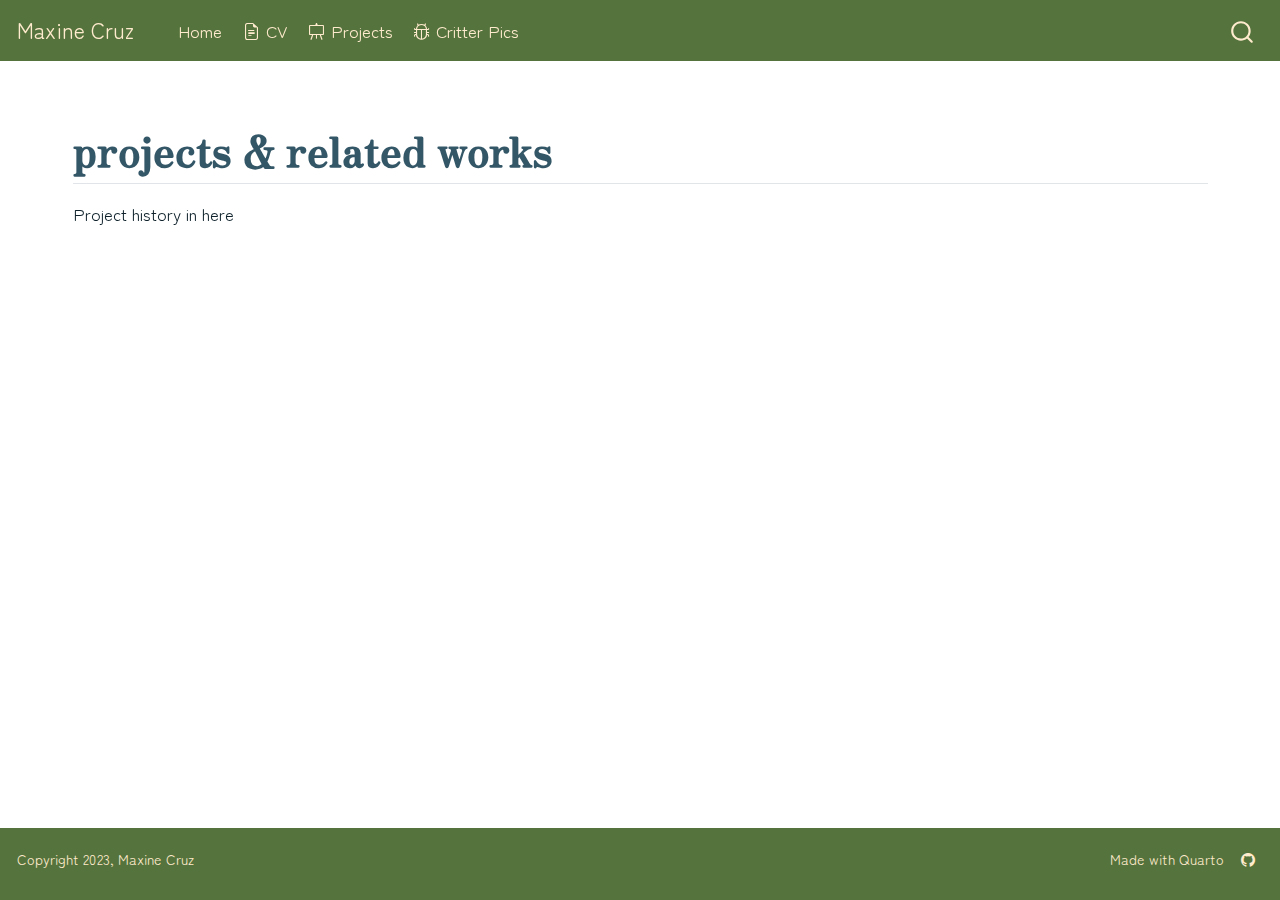
<file: docs/about.html>
<!DOCTYPE html>
<html xmlns="http://www.w3.org/1999/xhtml" lang="en" xml:lang="en"><head>

<meta charset="utf-8">
<meta name="generator" content="quarto-1.3.450">

<meta name="viewport" content="width=device-width, initial-scale=1.0, user-scalable=yes">


<title>Maxine Cruz – about</title>
<style>
code{white-space: pre-wrap;}
span.smallcaps{font-variant: small-caps;}
div.columns{display: flex; gap: min(4vw, 1.5em);}
div.column{flex: auto; overflow-x: auto;}
div.hanging-indent{margin-left: 1.5em; text-indent: -1.5em;}
ul.task-list{list-style: none;}
ul.task-list li input[type="checkbox"] {
  width: 0.8em;
  margin: 0 0.8em 0.2em -1em; /* quarto-specific, see https://github.com/quarto-dev/quarto-cli/issues/4556 */ 
  vertical-align: middle;
}
</style>


<script src="site_libs/quarto-nav/quarto-nav.js"></script>
<script src="site_libs/quarto-nav/headroom.min.js"></script>
<script src="site_libs/clipboard/clipboard.min.js"></script>
<script src="site_libs/quarto-search/autocomplete.umd.js"></script>
<script src="site_libs/quarto-search/fuse.min.js"></script>
<script src="site_libs/quarto-search/quarto-search.js"></script>
<meta name="quarto:offset" content="./">
<script src="site_libs/quarto-html/quarto.js"></script>
<script src="site_libs/quarto-html/popper.min.js"></script>
<script src="site_libs/quarto-html/tippy.umd.min.js"></script>
<script src="site_libs/quarto-html/anchor.min.js"></script>
<link href="site_libs/quarto-html/tippy.css" rel="stylesheet">
<link href="site_libs/quarto-html/quarto-syntax-highlighting.css" rel="stylesheet" id="quarto-text-highlighting-styles">
<script src="site_libs/bootstrap/bootstrap.min.js"></script>
<link href="site_libs/bootstrap/bootstrap-icons.css" rel="stylesheet">
<link href="site_libs/bootstrap/bootstrap.min.css" rel="stylesheet" id="quarto-bootstrap" data-mode="light">
<script id="quarto-search-options" type="application/json">{
  "location": "navbar",
  "copy-button": false,
  "collapse-after": 3,
  "panel-placement": "end",
  "type": "overlay",
  "limit": 20,
  "language": {
    "search-no-results-text": "No results",
    "search-matching-documents-text": "matching documents",
    "search-copy-link-title": "Copy link to search",
    "search-hide-matches-text": "Hide additional matches",
    "search-more-match-text": "more match in this document",
    "search-more-matches-text": "more matches in this document",
    "search-clear-button-title": "Clear",
    "search-detached-cancel-button-title": "Cancel",
    "search-submit-button-title": "Submit",
    "search-label": "Search"
  }
}</script>


</head>

<body class="nav-fixed">

<div id="quarto-search-results"></div>
  <header id="quarto-header" class="headroom fixed-top">
    <nav class="navbar navbar-expand-lg navbar-dark ">
      <div class="navbar-container container-fluid">
      <div class="navbar-brand-container">
    <a class="navbar-brand" href="./index.html">
    <span class="navbar-title">Maxine Cruz</span>
    </a>
  </div>
            <div id="quarto-search" class="" title="Search"></div>
          <button class="navbar-toggler" type="button" data-bs-toggle="collapse" data-bs-target="#navbarCollapse" aria-controls="navbarCollapse" aria-expanded="false" aria-label="Toggle navigation" onclick="if (window.quartoToggleHeadroom) { window.quartoToggleHeadroom(); }">
  <span class="navbar-toggler-icon"></span>
</button>
          <div class="collapse navbar-collapse" id="navbarCollapse">
            <ul class="navbar-nav navbar-nav-scroll me-auto">
  <li class="nav-item">
    <a class="nav-link" href="./index.html" rel="" target="">
 <span class="menu-text">Home</span></a>
  </li>  
  <li class="nav-item">
    <a class="nav-link" href="./TMCruz_CV.pdf" rel="" target=""><i class="bi bi-file-earmark-text" role="img">
</i> 
 <span class="menu-text">CV</span></a>
  </li>  
  <li class="nav-item">
    <a class="nav-link" href="./posts.html" rel="" target=""><i class="bi bi-easel" role="img">
</i> 
 <span class="menu-text">Projects</span></a>
  </li>  
  <li class="nav-item">
    <a class="nav-link" href="./pics.html" rel="" target=""><i class="bi bi-bug" role="img">
</i> 
 <span class="menu-text">Critter Pics</span></a>
  </li>  
</ul>
            <div class="quarto-navbar-tools ms-auto">
</div>
          </div> <!-- /navcollapse -->
      </div> <!-- /container-fluid -->
    </nav>
</header>
<!-- content -->
<div id="quarto-content" class="quarto-container page-columns page-rows-contents page-layout-full page-navbar">
<!-- sidebar -->
<!-- margin-sidebar -->
    
<!-- main -->
<main class="content column-page" id="quarto-document-content">



<section id="projects-related-works" class="level2">
<h2 class="anchored" data-anchor-id="projects-related-works">projects &amp; related works</h2>
<p>Project history in here</p>


</section>

</main> <!-- /main -->
<script id="quarto-html-after-body" type="application/javascript">
window.document.addEventListener("DOMContentLoaded", function (event) {
  const toggleBodyColorMode = (bsSheetEl) => {
    const mode = bsSheetEl.getAttribute("data-mode");
    const bodyEl = window.document.querySelector("body");
    if (mode === "dark") {
      bodyEl.classList.add("quarto-dark");
      bodyEl.classList.remove("quarto-light");
    } else {
      bodyEl.classList.add("quarto-light");
      bodyEl.classList.remove("quarto-dark");
    }
  }
  const toggleBodyColorPrimary = () => {
    const bsSheetEl = window.document.querySelector("link#quarto-bootstrap");
    if (bsSheetEl) {
      toggleBodyColorMode(bsSheetEl);
    }
  }
  toggleBodyColorPrimary();  
  const icon = "";
  const anchorJS = new window.AnchorJS();
  anchorJS.options = {
    placement: 'right',
    icon: icon
  };
  anchorJS.add('.anchored');
  const isCodeAnnotation = (el) => {
    for (const clz of el.classList) {
      if (clz.startsWith('code-annotation-')) {                     
        return true;
      }
    }
    return false;
  }
  const clipboard = new window.ClipboardJS('.code-copy-button', {
    text: function(trigger) {
      const codeEl = trigger.previousElementSibling.cloneNode(true);
      for (const childEl of codeEl.children) {
        if (isCodeAnnotation(childEl)) {
          childEl.remove();
        }
      }
      return codeEl.innerText;
    }
  });
  clipboard.on('success', function(e) {
    // button target
    const button = e.trigger;
    // don't keep focus
    button.blur();
    // flash "checked"
    button.classList.add('code-copy-button-checked');
    var currentTitle = button.getAttribute("title");
    button.setAttribute("title", "Copied!");
    let tooltip;
    if (window.bootstrap) {
      button.setAttribute("data-bs-toggle", "tooltip");
      button.setAttribute("data-bs-placement", "left");
      button.setAttribute("data-bs-title", "Copied!");
      tooltip = new bootstrap.Tooltip(button, 
        { trigger: "manual", 
          customClass: "code-copy-button-tooltip",
          offset: [0, -8]});
      tooltip.show();    
    }
    setTimeout(function() {
      if (tooltip) {
        tooltip.hide();
        button.removeAttribute("data-bs-title");
        button.removeAttribute("data-bs-toggle");
        button.removeAttribute("data-bs-placement");
      }
      button.setAttribute("title", currentTitle);
      button.classList.remove('code-copy-button-checked');
    }, 1000);
    // clear code selection
    e.clearSelection();
  });
  function tippyHover(el, contentFn) {
    const config = {
      allowHTML: true,
      content: contentFn,
      maxWidth: 500,
      delay: 100,
      arrow: false,
      appendTo: function(el) {
          return el.parentElement;
      },
      interactive: true,
      interactiveBorder: 10,
      theme: 'quarto',
      placement: 'bottom-start'
    };
    window.tippy(el, config); 
  }
  const noterefs = window.document.querySelectorAll('a[role="doc-noteref"]');
  for (var i=0; i<noterefs.length; i++) {
    const ref = noterefs[i];
    tippyHover(ref, function() {
      // use id or data attribute instead here
      let href = ref.getAttribute('data-footnote-href') || ref.getAttribute('href');
      try { href = new URL(href).hash; } catch {}
      const id = href.replace(/^#\/?/, "");
      const note = window.document.getElementById(id);
      return note.innerHTML;
    });
  }
      let selectedAnnoteEl;
      const selectorForAnnotation = ( cell, annotation) => {
        let cellAttr = 'data-code-cell="' + cell + '"';
        let lineAttr = 'data-code-annotation="' +  annotation + '"';
        const selector = 'span[' + cellAttr + '][' + lineAttr + ']';
        return selector;
      }
      const selectCodeLines = (annoteEl) => {
        const doc = window.document;
        const targetCell = annoteEl.getAttribute("data-target-cell");
        const targetAnnotation = annoteEl.getAttribute("data-target-annotation");
        const annoteSpan = window.document.querySelector(selectorForAnnotation(targetCell, targetAnnotation));
        const lines = annoteSpan.getAttribute("data-code-lines").split(",");
        const lineIds = lines.map((line) => {
          return targetCell + "-" + line;
        })
        let top = null;
        let height = null;
        let parent = null;
        if (lineIds.length > 0) {
            //compute the position of the single el (top and bottom and make a div)
            const el = window.document.getElementById(lineIds[0]);
            top = el.offsetTop;
            height = el.offsetHeight;
            parent = el.parentElement.parentElement;
          if (lineIds.length > 1) {
            const lastEl = window.document.getElementById(lineIds[lineIds.length - 1]);
            const bottom = lastEl.offsetTop + lastEl.offsetHeight;
            height = bottom - top;
          }
          if (top !== null && height !== null && parent !== null) {
            // cook up a div (if necessary) and position it 
            let div = window.document.getElementById("code-annotation-line-highlight");
            if (div === null) {
              div = window.document.createElement("div");
              div.setAttribute("id", "code-annotation-line-highlight");
              div.style.position = 'absolute';
              parent.appendChild(div);
            }
            div.style.top = top - 2 + "px";
            div.style.height = height + 4 + "px";
            let gutterDiv = window.document.getElementById("code-annotation-line-highlight-gutter");
            if (gutterDiv === null) {
              gutterDiv = window.document.createElement("div");
              gutterDiv.setAttribute("id", "code-annotation-line-highlight-gutter");
              gutterDiv.style.position = 'absolute';
              const codeCell = window.document.getElementById(targetCell);
              const gutter = codeCell.querySelector('.code-annotation-gutter');
              gutter.appendChild(gutterDiv);
            }
            gutterDiv.style.top = top - 2 + "px";
            gutterDiv.style.height = height + 4 + "px";
          }
          selectedAnnoteEl = annoteEl;
        }
      };
      const unselectCodeLines = () => {
        const elementsIds = ["code-annotation-line-highlight", "code-annotation-line-highlight-gutter"];
        elementsIds.forEach((elId) => {
          const div = window.document.getElementById(elId);
          if (div) {
            div.remove();
          }
        });
        selectedAnnoteEl = undefined;
      };
      // Attach click handler to the DT
      const annoteDls = window.document.querySelectorAll('dt[data-target-cell]');
      for (const annoteDlNode of annoteDls) {
        annoteDlNode.addEventListener('click', (event) => {
          const clickedEl = event.target;
          if (clickedEl !== selectedAnnoteEl) {
            unselectCodeLines();
            const activeEl = window.document.querySelector('dt[data-target-cell].code-annotation-active');
            if (activeEl) {
              activeEl.classList.remove('code-annotation-active');
            }
            selectCodeLines(clickedEl);
            clickedEl.classList.add('code-annotation-active');
          } else {
            // Unselect the line
            unselectCodeLines();
            clickedEl.classList.remove('code-annotation-active');
          }
        });
      }
  const findCites = (el) => {
    const parentEl = el.parentElement;
    if (parentEl) {
      const cites = parentEl.dataset.cites;
      if (cites) {
        return {
          el,
          cites: cites.split(' ')
        };
      } else {
        return findCites(el.parentElement)
      }
    } else {
      return undefined;
    }
  };
  var bibliorefs = window.document.querySelectorAll('a[role="doc-biblioref"]');
  for (var i=0; i<bibliorefs.length; i++) {
    const ref = bibliorefs[i];
    const citeInfo = findCites(ref);
    if (citeInfo) {
      tippyHover(citeInfo.el, function() {
        var popup = window.document.createElement('div');
        citeInfo.cites.forEach(function(cite) {
          var citeDiv = window.document.createElement('div');
          citeDiv.classList.add('hanging-indent');
          citeDiv.classList.add('csl-entry');
          var biblioDiv = window.document.getElementById('ref-' + cite);
          if (biblioDiv) {
            citeDiv.innerHTML = biblioDiv.innerHTML;
          }
          popup.appendChild(citeDiv);
        });
        return popup.innerHTML;
      });
    }
  }
});
</script>
</div> <!-- /content -->
<footer class="footer">
  <div class="nav-footer">
    <div class="nav-footer-left">Copyright 2023, Maxine Cruz</div>   
    <div class="nav-footer-center">
      &nbsp;
    </div>
    <div class="nav-footer-right">
      <ul class="footer-items list-unstyled">
    <li class="nav-item">
    <a class="nav-link" href="https://quarto.org/">Made with Quarto</a>
  </li>  
    <li class="nav-item compact">
    <a class="nav-link" href="https://github.com/mcx8/mcx8.github.io">
      <i class="bi bi-github" role="img">
</i> 
    </a>
  </li>  
</ul>
    </div>
  </div>
</footer>



</body></html>
</file>
<file: docs/site_libs/quarto-html/tippy.css>
.tippy-box[data-animation=fade][data-state=hidden]{opacity:0}[data-tippy-root]{max-width:calc(100vw - 10px)}.tippy-box{position:relative;background-color:#333;color:#fff;border-radius:4px;font-size:14px;line-height:1.4;white-space:normal;outline:0;transition-property:transform,visibility,opacity}.tippy-box[data-placement^=top]>.tippy-arrow{bottom:0}.tippy-box[data-placement^=top]>.tippy-arrow:before{bottom:-7px;left:0;border-width:8px 8px 0;border-top-color:initial;transform-origin:center top}.tippy-box[data-placement^=bottom]>.tippy-arrow{top:0}.tippy-box[data-placement^=bottom]>.tippy-arrow:before{top:-7px;left:0;border-width:0 8px 8px;border-bottom-color:initial;transform-origin:center bottom}.tippy-box[data-placement^=left]>.tippy-arrow{right:0}.tippy-box[data-placement^=left]>.tippy-arrow:before{border-width:8px 0 8px 8px;border-left-color:initial;right:-7px;transform-origin:center left}.tippy-box[data-placement^=right]>.tippy-arrow{left:0}.tippy-box[data-placement^=right]>.tippy-arrow:before{left:-7px;border-width:8px 8px 8px 0;border-right-color:initial;transform-origin:center right}.tippy-box[data-inertia][data-state=visible]{transition-timing-function:cubic-bezier(.54,1.5,.38,1.11)}.tippy-arrow{width:16px;height:16px;color:#333}.tippy-arrow:before{content:"";position:absolute;border-color:transparent;border-style:solid}.tippy-content{position:relative;padding:5px 9px;z-index:1}
</file>
<file: docs/site_libs/quarto-html/quarto-syntax-highlighting.css>
/* quarto syntax highlight colors */
:root {
  --quarto-hl-ot-color: #003B4F;
  --quarto-hl-at-color: #657422;
  --quarto-hl-ss-color: #20794D;
  --quarto-hl-an-color: #5E5E5E;
  --quarto-hl-fu-color: #4758AB;
  --quarto-hl-st-color: #20794D;
  --quarto-hl-cf-color: #003B4F;
  --quarto-hl-op-color: #5E5E5E;
  --quarto-hl-er-color: #AD0000;
  --quarto-hl-bn-color: #AD0000;
  --quarto-hl-al-color: #AD0000;
  --quarto-hl-va-color: #111111;
  --quarto-hl-bu-color: inherit;
  --quarto-hl-ex-color: inherit;
  --quarto-hl-pp-color: #AD0000;
  --quarto-hl-in-color: #5E5E5E;
  --quarto-hl-vs-color: #20794D;
  --quarto-hl-wa-color: #5E5E5E;
  --quarto-hl-do-color: #5E5E5E;
  --quarto-hl-im-color: #00769E;
  --quarto-hl-ch-color: #20794D;
  --quarto-hl-dt-color: #AD0000;
  --quarto-hl-fl-color: #AD0000;
  --quarto-hl-co-color: #5E5E5E;
  --quarto-hl-cv-color: #5E5E5E;
  --quarto-hl-cn-color: #8f5902;
  --quarto-hl-sc-color: #5E5E5E;
  --quarto-hl-dv-color: #AD0000;
  --quarto-hl-kw-color: #003B4F;
}

/* other quarto variables */
:root {
  --quarto-font-monospace: SFMono-Regular, Menlo, Monaco, Consolas, "Liberation Mono", "Courier New", monospace;
}

pre > code.sourceCode > span {
  color: #003B4F;
}

code span {
  color: #003B4F;
}

code.sourceCode > span {
  color: #003B4F;
}

div.sourceCode,
div.sourceCode pre.sourceCode {
  color: #003B4F;
}

code span.ot {
  color: #003B4F;
  font-style: inherit;
}

code span.at {
  color: #657422;
  font-style: inherit;
}

code span.ss {
  color: #20794D;
  font-style: inherit;
}

code span.an {
  color: #5E5E5E;
  font-style: inherit;
}

code span.fu {
  color: #4758AB;
  font-style: inherit;
}

code span.st {
  color: #20794D;
  font-style: inherit;
}

code span.cf {
  color: #003B4F;
  font-style: inherit;
}

code span.op {
  color: #5E5E5E;
  font-style: inherit;
}

code span.er {
  color: #AD0000;
  font-style: inherit;
}

code span.bn {
  color: #AD0000;
  font-style: inherit;
}

code span.al {
  color: #AD0000;
  font-style: inherit;
}

code span.va {
  color: #111111;
  font-style: inherit;
}

code span.bu {
  font-style: inherit;
}

code span.ex {
  font-style: inherit;
}

code span.pp {
  color: #AD0000;
  font-style: inherit;
}

code span.in {
  color: #5E5E5E;
  font-style: inherit;
}

code span.vs {
  color: #20794D;
  font-style: inherit;
}

code span.wa {
  color: #5E5E5E;
  font-style: italic;
}

code span.do {
  color: #5E5E5E;
  font-style: italic;
}

code span.im {
  color: #00769E;
  font-style: inherit;
}

code span.ch {
  color: #20794D;
  font-style: inherit;
}

code span.dt {
  color: #AD0000;
  font-style: inherit;
}

code span.fl {
  color: #AD0000;
  font-style: inherit;
}

code span.co {
  color: #5E5E5E;
  font-style: inherit;
}

code span.cv {
  color: #5E5E5E;
  font-style: italic;
}

code span.cn {
  color: #8f5902;
  font-style: inherit;
}

code span.sc {
  color: #5E5E5E;
  font-style: inherit;
}

code span.dv {
  color: #AD0000;
  font-style: inherit;
}

code span.kw {
  color: #003B4F;
  font-style: inherit;
}

.prevent-inlining {
  content: "</";
}

/*# sourceMappingURL=debc5d5d77c3f9108843748ff7464032.css.map */
</file>
